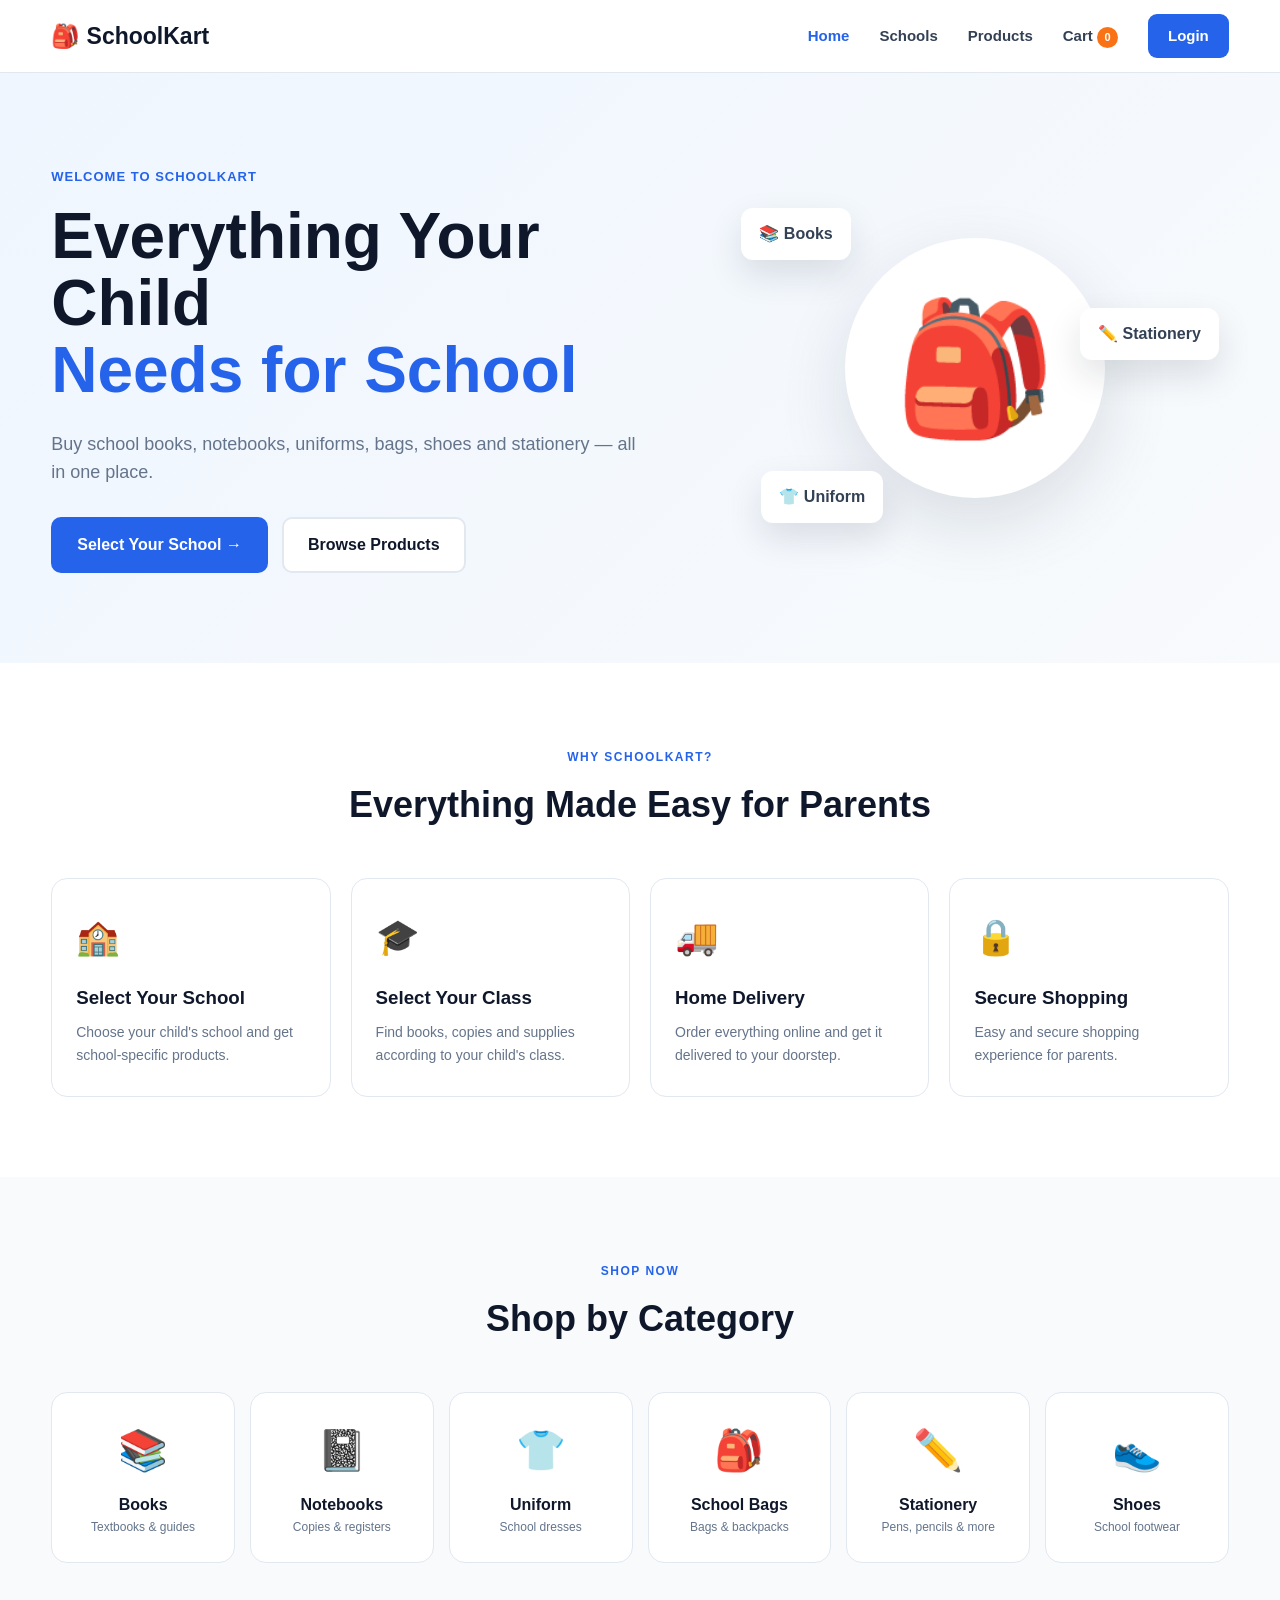
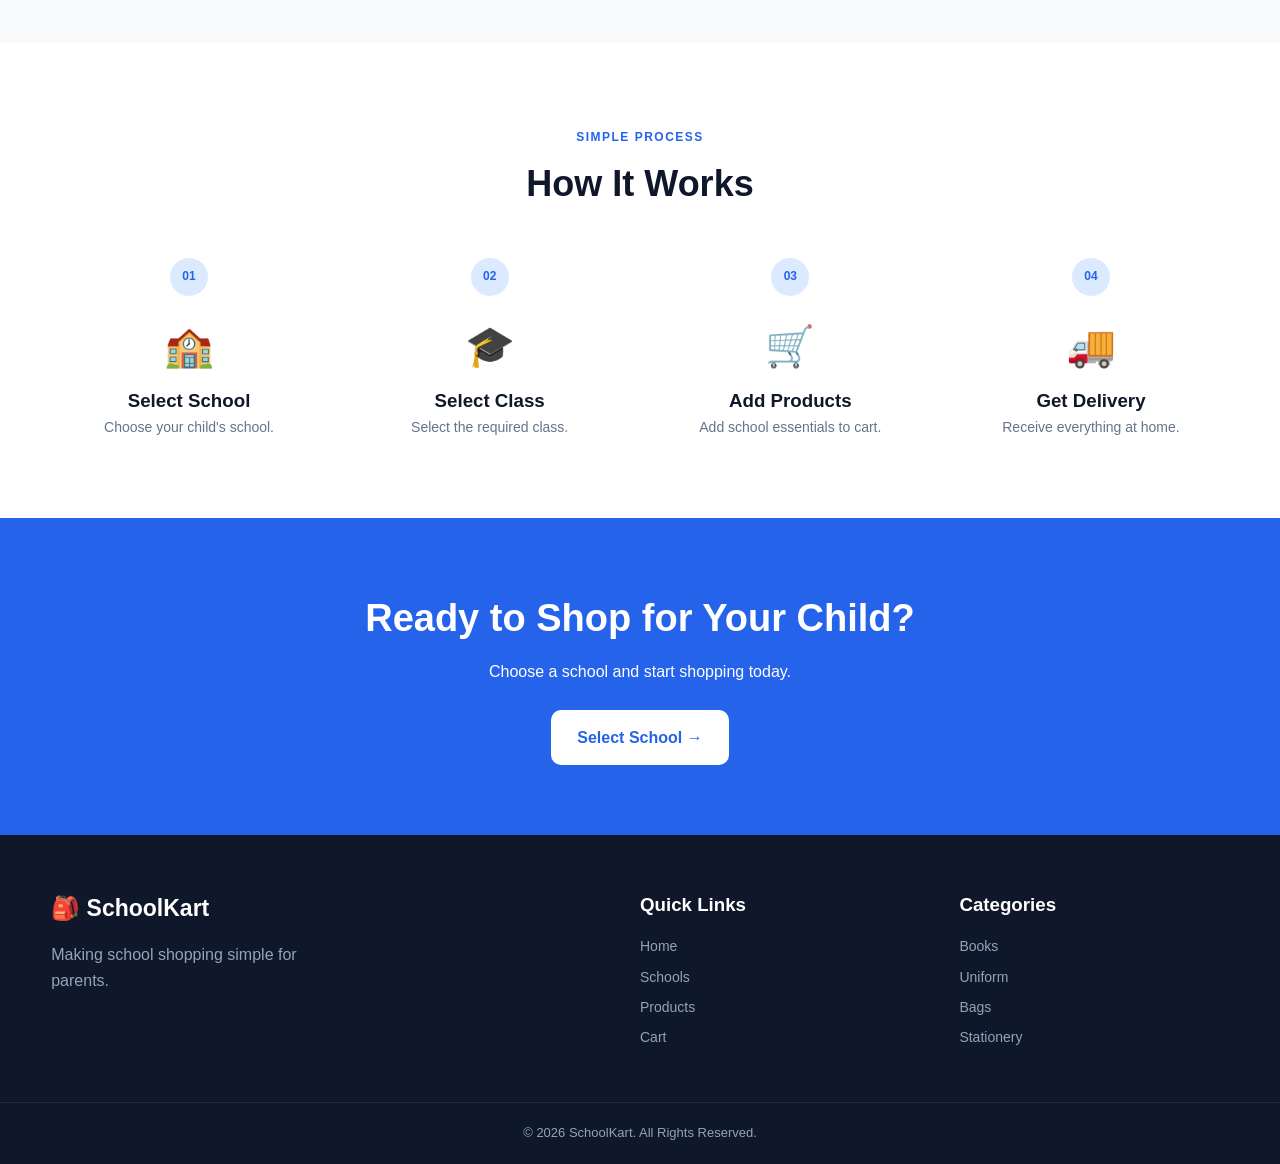
<file: index.html>
<!DOCTYPE html>
<html lang="en">
<head>
<meta charset="UTF-8">
<meta name="viewport" content="width=device-width, initial-scale=1.0">
<title>SchoolKart - School Essentials</title>
<link rel="stylesheet" href="style.css">
</head>
<body>
<header class="header">
  <div class="container nav">
    <a href="index.html" class="logo">🎒 SchoolKart</a>
    <button class="menu-btn" onclick="toggleMenu()">☰</button>
    <nav id="mainNav">
      <a href="index.html" class="active">Home</a>
      <a href="schools.html">Schools</a>
      <a href="products.html">Products</a>
      <a href="cart.html">Cart <span class="cart-count">0</span></a>
      <a href="login.html" class="login-link">Login</a>
    </nav>
  </div>
</header>

<main>
<section class="hero">
  <div class="container hero-content">
    <div class="hero-text">
      <span class="welcome">WELCOME TO SCHOOLKART</span>
      <h1>Everything Your Child <span>Needs for School</span></h1>
      <p>Buy school books, notebooks, uniforms, bags, shoes and stationery — all in one place.</p>
      <div class="hero-buttons">
        <a href="schools.html" class="btn primary-btn">Select Your School →</a>
        <a href="products.html" class="btn secondary-btn">Browse Products</a>
      </div>
    </div>
    <div class="hero-image">
      <div class="school-bag">🎒</div>
      <div class="floating-card card-one">📚 Books</div>
      <div class="floating-card card-two">✏️ Stationery</div>
      <div class="floating-card card-three">👕 Uniform</div>
    </div>
  </div>
</section>

<section class="features section">
  <div class="container">
    <div class="section-title">
      <span>WHY SCHOOLKART?</span>
      <h2>Everything Made Easy for Parents</h2>
    </div>
    <div class="feature-grid">
      <div class="feature-card"><div class="feature-icon">🏫</div><h3>Select Your School</h3><p>Choose your child's school and get school-specific products.</p></div>
      <div class="feature-card"><div class="feature-icon">🎓</div><h3>Select Your Class</h3><p>Find books, copies and supplies according to your child's class.</p></div>
      <div class="feature-card"><div class="feature-icon">🚚</div><h3>Home Delivery</h3><p>Order everything online and get it delivered to your doorstep.</p></div>
      <div class="feature-card"><div class="feature-icon">🔒</div><h3>Secure Shopping</h3><p>Easy and secure shopping experience for parents.</p></div>
    </div>
  </div>
</section>

<section class="categories section">
  <div class="container">
    <div class="section-title"><span>SHOP NOW</span><h2>Shop by Category</h2></div>
    <div class="category-grid">
      <a href="products.html?category=Books" class="category-card"><div>📚</div><h3>Books</h3><p>Textbooks & guides</p></a>
      <a href="products.html?category=Notebooks" class="category-card"><div>📓</div><h3>Notebooks</h3><p>Copies & registers</p></a>
      <a href="products.html?category=Uniform" class="category-card"><div>👕</div><h3>Uniform</h3><p>School dresses</p></a>
      <a href="products.html?category=Bags" class="category-card"><div>🎒</div><h3>School Bags</h3><p>Bags & backpacks</p></a>
      <a href="products.html?category=Stationery" class="category-card"><div>✏️</div><h3>Stationery</h3><p>Pens, pencils & more</p></a>
      <a href="products.html?category=Shoes" class="category-card"><div>👟</div><h3>Shoes</h3><p>School footwear</p></a>
    </div>
  </div>
</section>

<section class="how section">
  <div class="container">
    <div class="section-title"><span>SIMPLE PROCESS</span><h2>How It Works</h2></div>
    <div class="steps">
      <div class="step"><span>01</span><div>🏫</div><h3>Select School</h3><p>Choose your child's school.</p></div>
      <div class="step"><span>02</span><div>🎓</div><h3>Select Class</h3><p>Select the required class.</p></div>
      <div class="step"><span>03</span><div>🛒</div><h3>Add Products</h3><p>Add school essentials to cart.</p></div>
      <div class="step"><span>04</span><div>🚚</div><h3>Get Delivery</h3><p>Receive everything at home.</p></div>
    </div>
  </div>
</section>

<section class="cta">
  <div class="container"><h2>Ready to Shop for Your Child?</h2><p>Choose a school and start shopping today.</p><a href="schools.html" class="btn white-btn">Select School →</a></div>
</section>
</main>

<footer class="footer">
  <div class="container footer-content">
    <div><a href="index.html" class="logo">🎒 SchoolKart</a><p>Making school shopping simple for parents.</p></div>
    <div><h3>Quick Links</h3><a href="index.html">Home</a><a href="schools.html">Schools</a><a href="products.html">Products</a><a href="cart.html">Cart</a></div>
    <div><h3>Categories</h3><a href="products.html?category=Books">Books</a><a href="products.html?category=Uniform">Uniform</a><a href="products.html?category=Bags">Bags</a><a href="products.html?category=Stationery">Stationery</a></div>
  </div>
  <div class="copyright">© 2026 SchoolKart. All Rights Reserved.</div>
</footer>
<script src="app.js"></script>
</body>
</html>
</file>
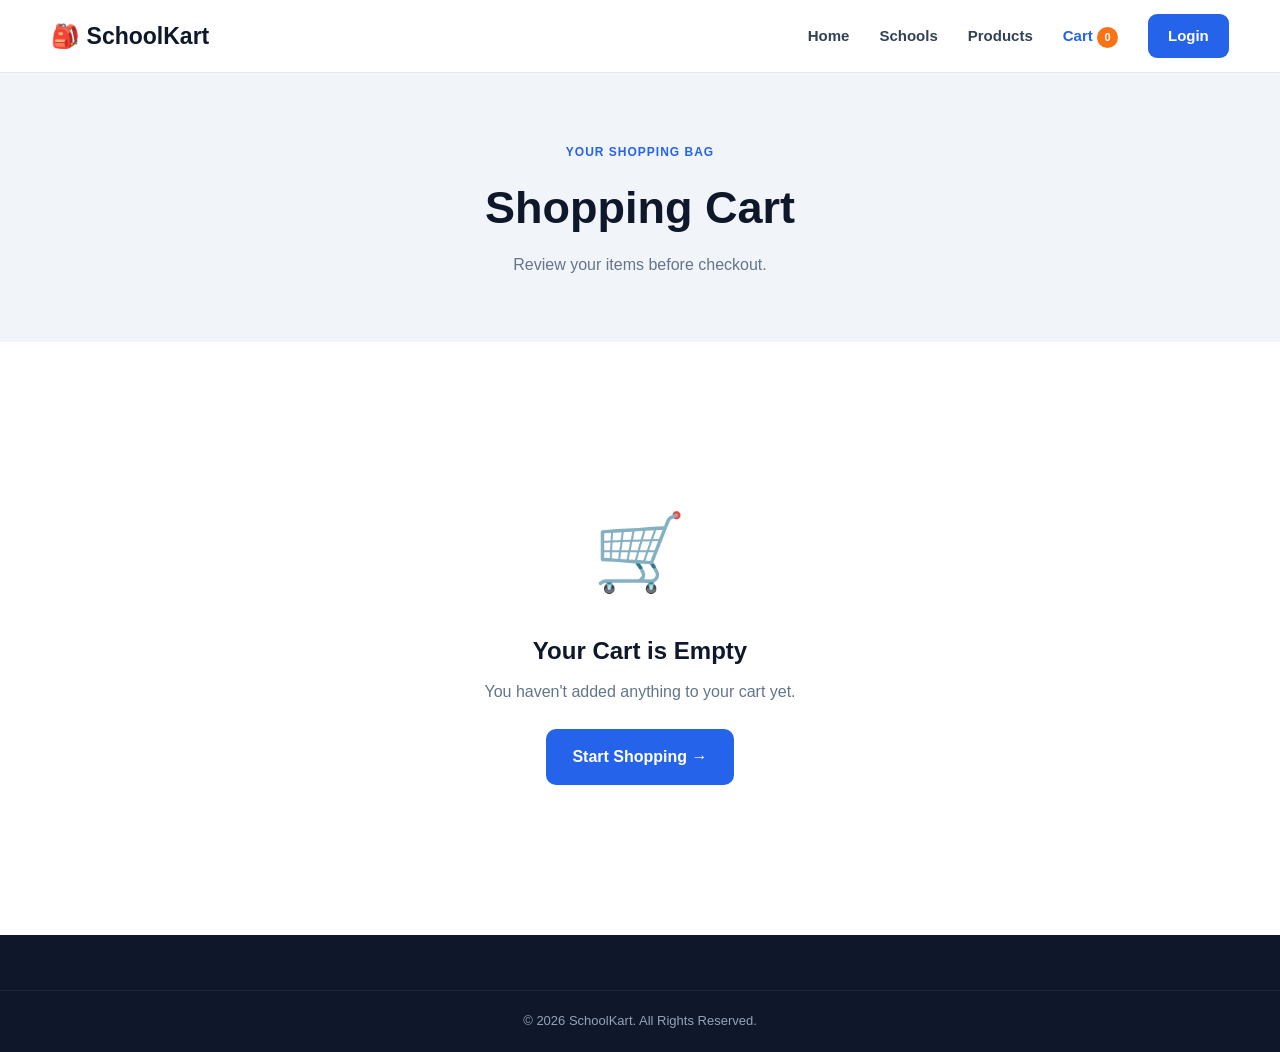
<file: cart.html>
<!DOCTYPE html>
<html lang="en">
<head><meta charset="UTF-8"><meta name="viewport" content="width=device-width, initial-scale=1.0"><title>Your Cart - SchoolKart</title><link rel="stylesheet" href="style.css"></head>
<body>
<header class="header"><div class="container nav"><a href="index.html" class="logo">🎒 SchoolKart</a><button class="menu-btn" onclick="toggleMenu()">☰</button><nav id="mainNav"><a href="index.html">Home</a><a href="schools.html">Schools</a><a href="products.html">Products</a><a href="cart.html" class="active">Cart <span class="cart-count">0</span></a><a href="login.html" class="login-link">Login</a></nav></div></header>
<main>
<section class="page-header"><div class="container"><span>YOUR SHOPPING BAG</span><h1>Shopping Cart</h1><p>Review your items before checkout.</p></div></section>
<section class="cart-section section"><div class="container">
<div id="cartContent"><div class="cart-layout"><div class="cart-items"><div class="cart-heading"><h2>Your Items</h2><span id="cartItemCount">0 items</span></div><div id="cartItems"></div></div>
<div class="cart-summary"><h2>Order Summary</h2><div class="summary-row"><span>Subtotal</span><strong id="subtotal">₹0</strong></div><div class="summary-row"><span>Delivery</span><strong id="delivery">₹0</strong></div><div class="summary-row"><span>Discount</span><strong id="discount">₹0</strong></div><hr><div class="summary-total"><span>Total</span><strong id="total">₹0</strong></div><button class="checkout-btn" onclick="checkout()">Proceed to Checkout →</button><a href="products.html" class="continue-shopping">← Continue Shopping</a></div>
</div></div>
<div id="emptyCart" class="empty-cart hidden"><div class="empty-cart-icon">🛒</div><h2>Your Cart is Empty</h2><p>You haven't added anything to your cart yet.</p><a href="schools.html" class="btn primary-btn">Start Shopping →</a></div>
</div></section>
</main>
<footer class="footer"><div class="copyright">© 2026 SchoolKart. All Rights Reserved.</div></footer>
<script src="app.js"></script><script>document.addEventListener("DOMContentLoaded",renderCart);</script>
</body>
</html>
</file>
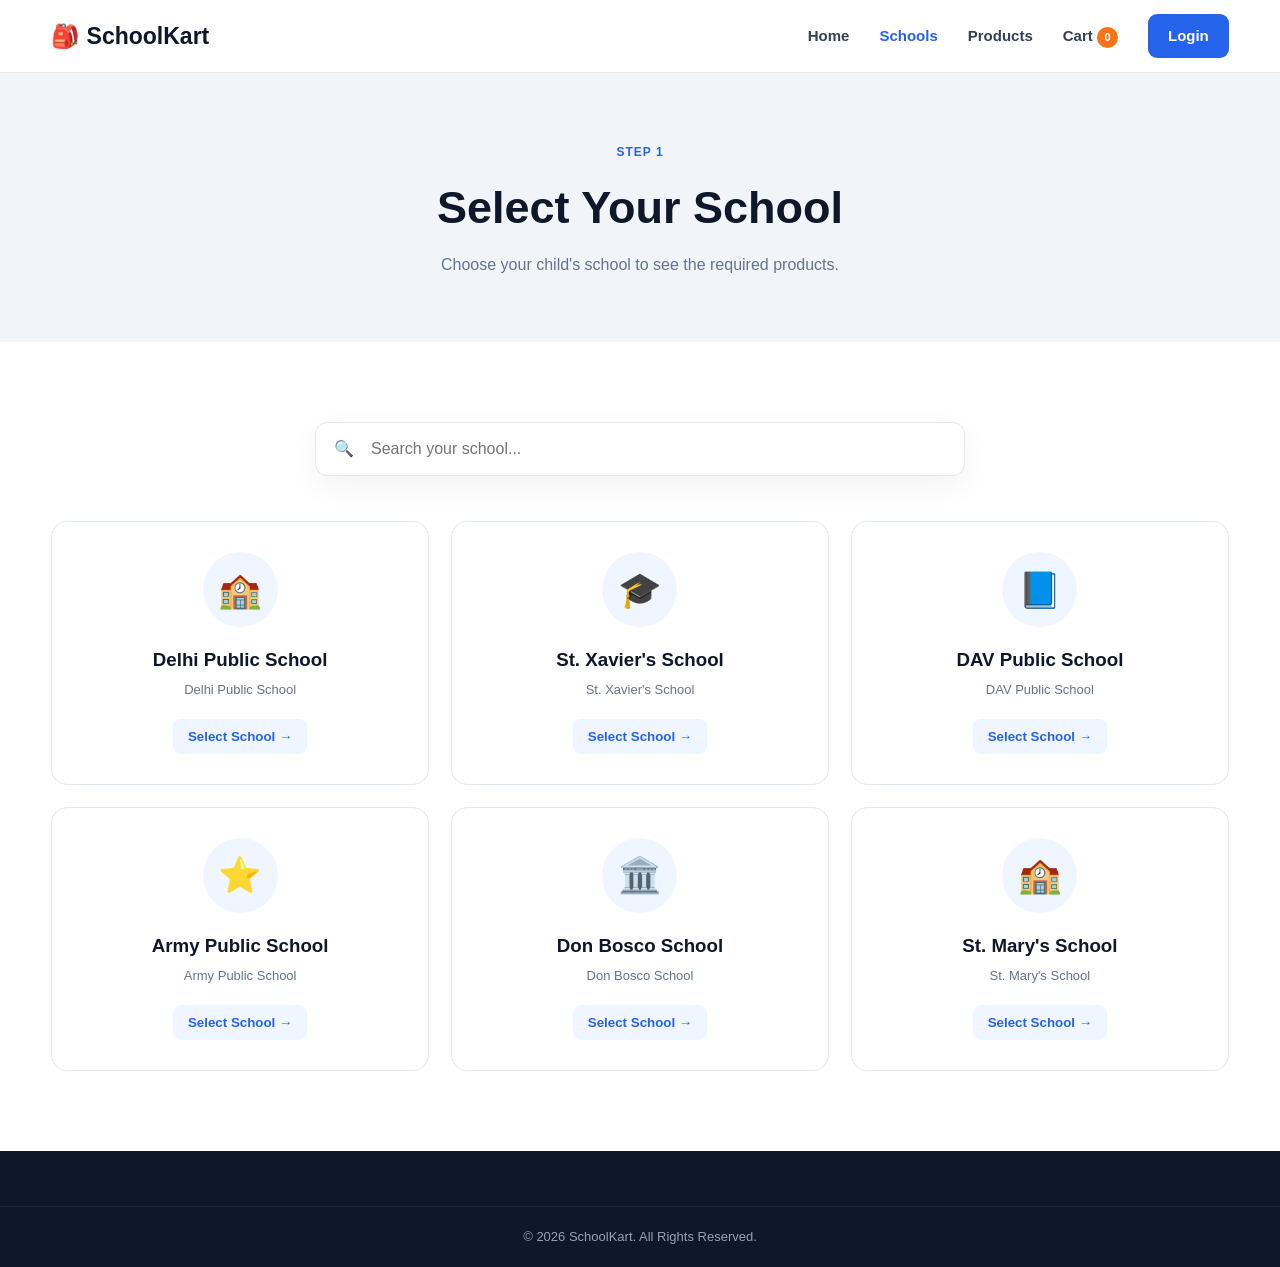
<file: classes.html>
<!DOCTYPE html>
<html lang="en">
<head><meta charset="UTF-8"><meta name="viewport" content="width=device-width, initial-scale=1.0"><title>Select Class - SchoolKart</title><link rel="stylesheet" href="style.css"></head>
<body>
<header class="header"><div class="container nav"><a href="index.html" class="logo">🎒 SchoolKart</a><button class="menu-btn" onclick="toggleMenu()">☰</button><nav id="mainNav"><a href="index.html">Home</a><a href="schools.html">Schools</a><a href="products.html">Products</a><a href="cart.html">Cart <span class="cart-count">0</span></a><a href="login.html" class="login-link">Login</a></nav></div></header>
<main>
<section class="page-header"><div class="container"><span>STEP 2</span><h1>Select Your Class</h1><p id="selectedSchoolText">Choose the class for your child.</p></div></section>
<section class="class-section section"><div class="container">
<div class="selected-school"><div class="school-logo">🏫</div><div><small>Selected School</small><h3 id="schoolName">School</h3></div><a href="schools.html" class="change-link">Change</a></div>
<div class="section-title left-title"><span>CHOOSE CLASS</span><h2>Select your child's class</h2></div>
<div class="class-grid">
<button onclick="selectClass('Nursery')"><span>🧸</span>Nursery</button><button onclick="selectClass('LKG')"><span>🎨</span>LKG</button><button onclick="selectClass('UKG')"><span>✏️</span>UKG</button>
<button onclick="selectClass('Class 1')"><span>1️⃣</span>Class 1</button><button onclick="selectClass('Class 2')"><span>2️⃣</span>Class 2</button><button onclick="selectClass('Class 3')"><span>3️⃣</span>Class 3</button>
<button onclick="selectClass('Class 4')"><span>4️⃣</span>Class 4</button><button onclick="selectClass('Class 5')"><span>5️⃣</span>Class 5</button><button onclick="selectClass('Class 6')"><span>6️⃣</span>Class 6</button>
<button onclick="selectClass('Class 7')"><span>7️⃣</span>Class 7</button><button onclick="selectClass('Class 8')"><span>8️⃣</span>Class 8</button><button onclick="selectClass('Class 9')"><span>9️⃣</span>Class 9</button>
<button onclick="selectClass('Class 10')"><span>🔟</span>Class 10</button><button onclick="selectClass('Class 11')"><span>📖</span>Class 11</button><button onclick="selectClass('Class 12')"><span>🎓</span>Class 12</button>
</div></div></section>
</main>
<footer class="footer"><div class="copyright">© 2026 SchoolKart. All Rights Reserved.</div></footer>
<script src="app.js"></script>
<script>
document.addEventListener("DOMContentLoaded", function(){
  const school=localStorage.getItem("selectedSchool");
  if(!school){location.href="schools.html";return;}
  document.getElementById("schoolName").textContent=school;
  document.getElementById("selectedSchoolText").textContent="Shopping for "+school+". Select your child's class.";
});
</script>
</body>
</html>
</file>
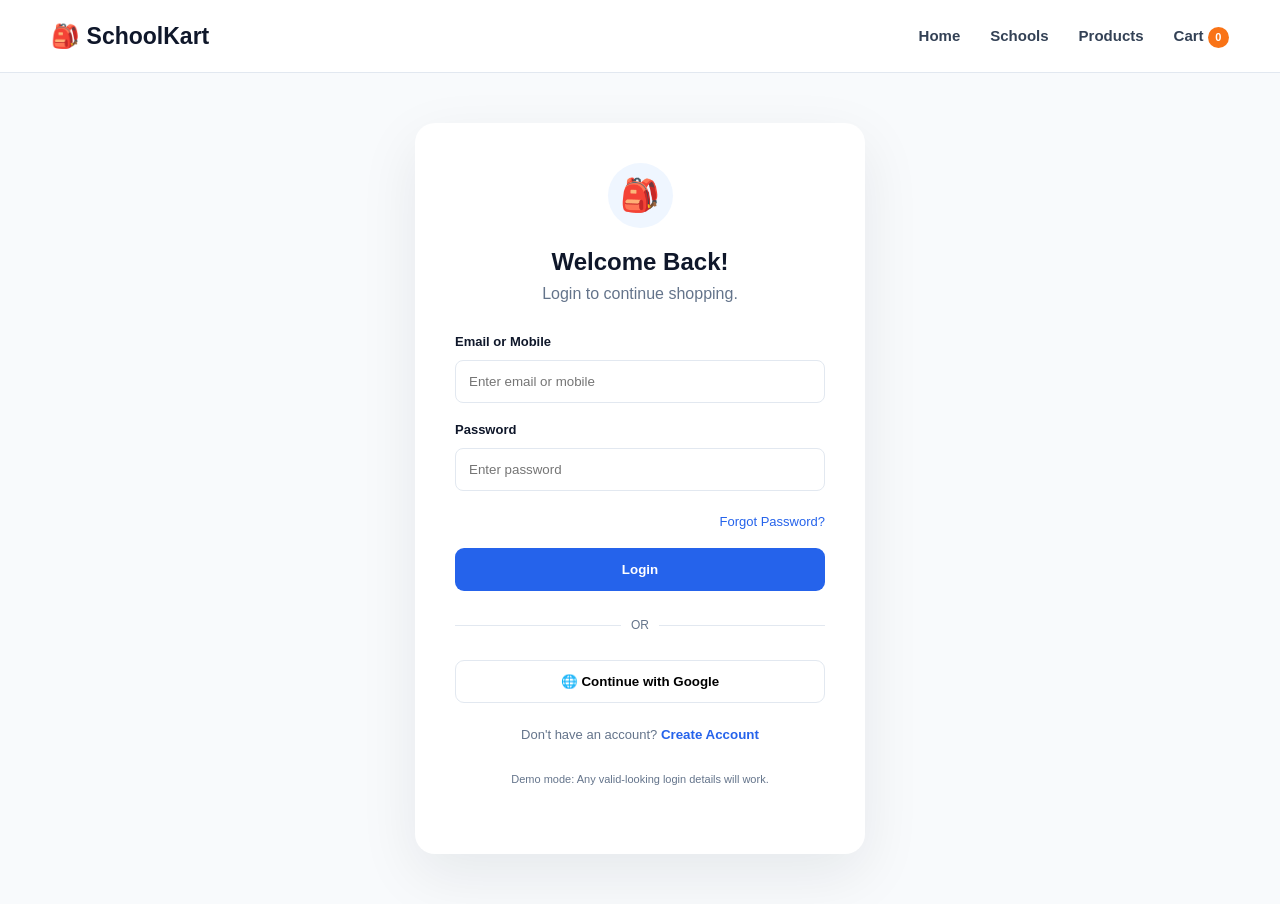
<file: login.html>
<!DOCTYPE html>
<html lang="en">
<head><meta charset="UTF-8"><meta name="viewport" content="width=device-width, initial-scale=1.0"><title>Login - SchoolKart</title><link rel="stylesheet" href="style.css"></head>
<body class="auth-page">
<header class="header"><div class="container nav"><a href="index.html" class="logo">🎒 SchoolKart</a><button class="menu-btn" onclick="toggleMenu()">☰</button><nav id="mainNav"><a href="index.html">Home</a><a href="schools.html">Schools</a><a href="products.html">Products</a><a href="cart.html">Cart <span class="cart-count">0</span></a></nav></div></header>
<main><section class="auth-section"><div class="auth-container">
<div class="auth-logo">🎒</div><h1 id="authTitle">Welcome Back!</h1><p id="authSubtitle">Login to continue shopping.</p>
<form id="loginForm" onsubmit="loginUser(event)">
<div class="form-group"><label>Email or Mobile</label><input type="text" id="loginEmail" placeholder="Enter email or mobile" required></div>
<div class="form-group"><label>Password</label><input type="password" id="loginPassword" placeholder="Enter password" required></div>
<div class="forgot"><a href="#" onclick="forgotPassword(event)">Forgot Password?</a></div>
<button type="submit" class="auth-btn">Login</button></form>
<div class="divider"><span>OR</span></div><button class="google-btn" onclick="demoLogin()">🌐 Continue with Google</button>
<p class="auth-switch">Don't have an account? <button onclick="showSignup()">Create Account</button></p>
<form id="signupForm" class="hidden" onsubmit="signupUser(event)">
<div class="form-group"><label>Full Name</label><input type="text" id="signupName" placeholder="Enter your name" required></div>
<div class="form-group"><label>Mobile Number</label><input type="tel" id="signupMobile" placeholder="Enter mobile number" required></div>
<div class="form-group"><label>Email</label><input type="email" id="signupEmail" placeholder="Enter email" required></div>
<div class="form-group"><label>Password</label><input type="password" id="signupPassword" placeholder="Create password" required></div>
<button type="submit" class="auth-btn">Create Account</button>
<p class="auth-switch">Already have an account? <button type="button" onclick="showLogin()">Login</button></p>
</form>
<p class="demo-note">Demo mode: Any valid-looking login details will work.</p>
</div></section></main>
<script src="app.js"></script>
</body>
</html>
</file>
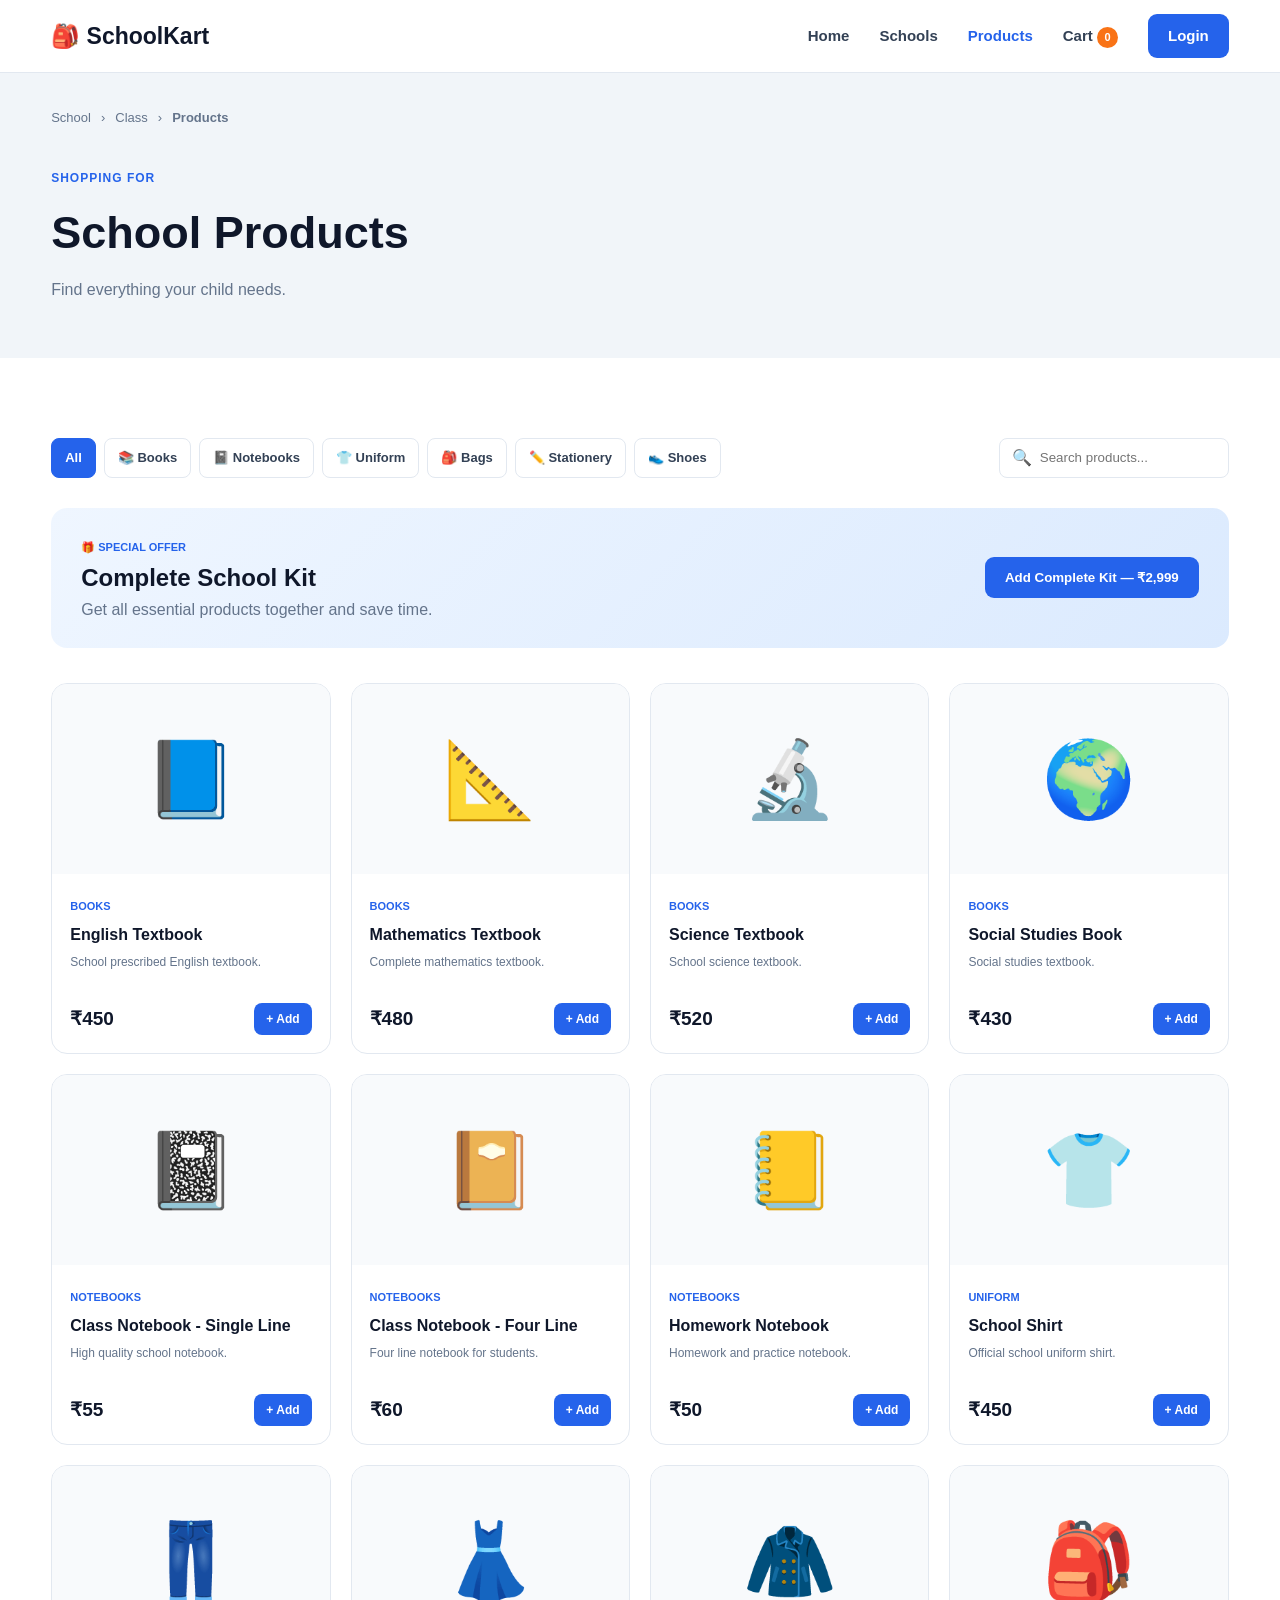
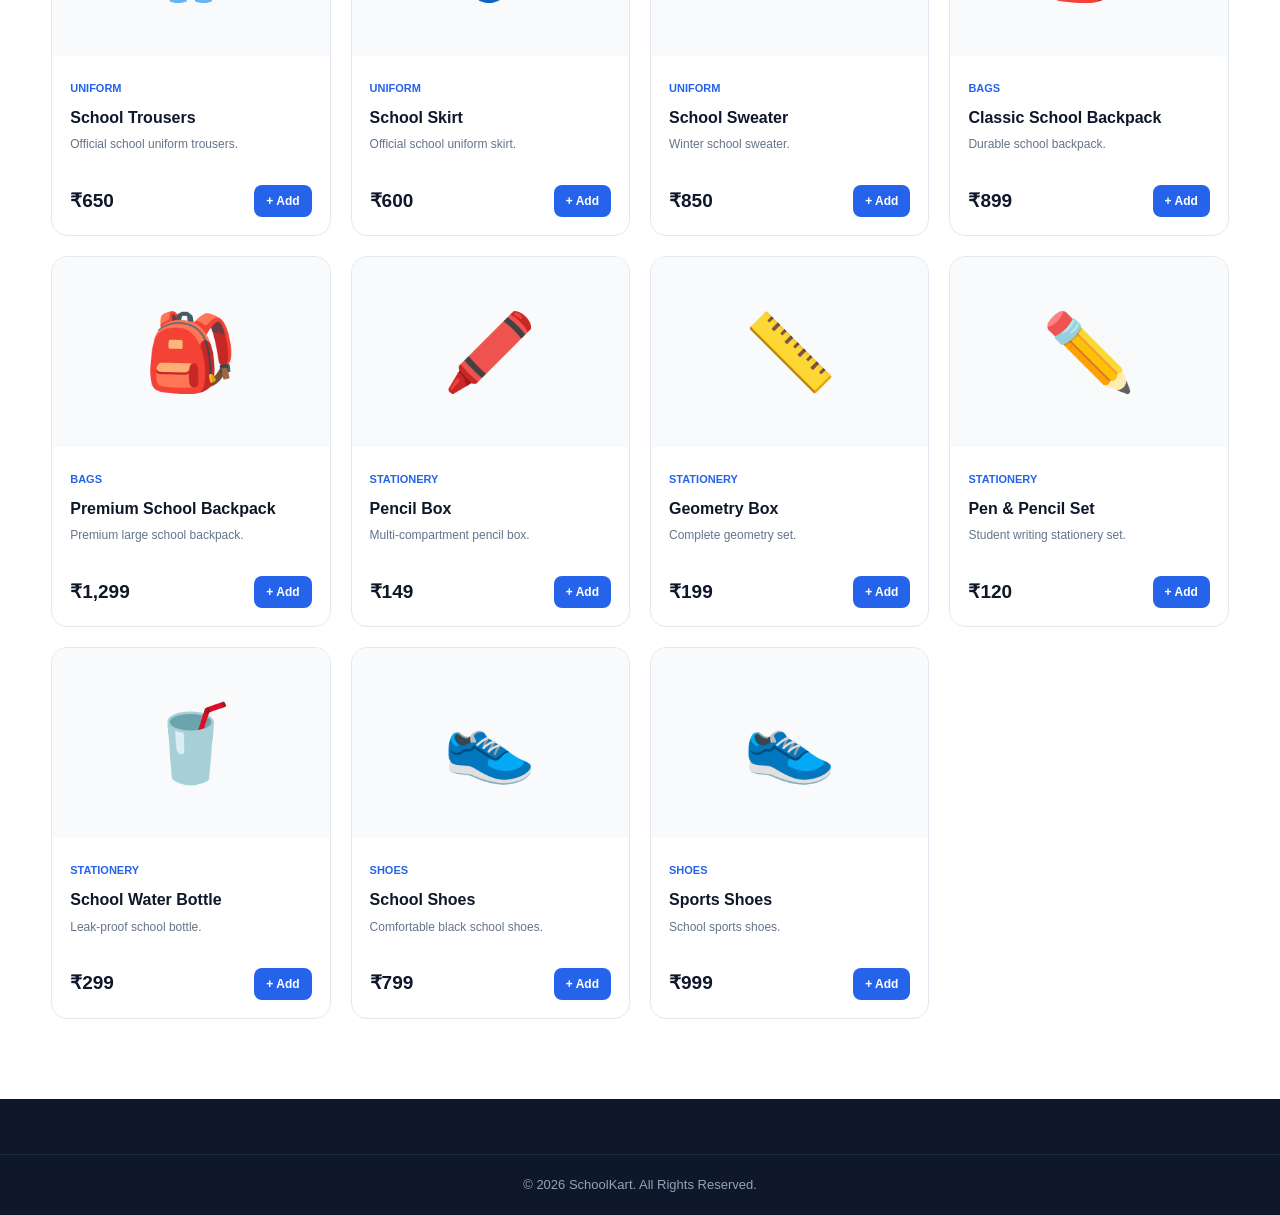
<file: products.html>
<!DOCTYPE html>
<html lang="en">
<head><meta charset="UTF-8"><meta name="viewport" content="width=device-width, initial-scale=1.0"><title>Products - SchoolKart</title><link rel="stylesheet" href="style.css"></head>
<body>
<header class="header"><div class="container nav"><a href="index.html" class="logo">🎒 SchoolKart</a><button class="menu-btn" onclick="toggleMenu()">☰</button><nav id="mainNav"><a href="index.html">Home</a><a href="schools.html">Schools</a><a href="products.html" class="active">Products</a><a href="cart.html">Cart <span class="cart-count">0</span></a><a href="login.html" class="login-link">Login</a></nav></div></header>
<main>
<section class="products-header"><div class="container">
<div class="breadcrumb"><a href="schools.html">School</a><span>›</span><a href="classes.html">Class</a><span>›</span><strong>Products</strong></div>
<span>SHOPPING FOR</span><h1 id="productHeading">School Products</h1><p id="productSubheading">Find everything your child needs.</p>
</div></section>
<section class="products-section section"><div class="container">
<div class="product-top">
<div class="category-tabs">
<button class="category-btn active" onclick="filterProducts('All',this)">All</button><button class="category-btn" onclick="filterProducts('Books',this)">📚 Books</button><button class="category-btn" onclick="filterProducts('Notebooks',this)">📓 Notebooks</button><button class="category-btn" onclick="filterProducts('Uniform',this)">👕 Uniform</button><button class="category-btn" onclick="filterProducts('Bags',this)">🎒 Bags</button><button class="category-btn" onclick="filterProducts('Stationery',this)">✏️ Stationery</button><button class="category-btn" onclick="filterProducts('Shoes',this)">👟 Shoes</button>
</div>
<div class="product-search">🔍<input type="text" id="productSearch" placeholder="Search products..." onkeyup="searchProducts()"></div>
</div>
<div class="kit-banner"><div><span>🎁 SPECIAL OFFER</span><h2>Complete School Kit</h2><p>Get all essential products together and save time.</p></div><button onclick="addCompleteKit()">Add Complete Kit — ₹2,999</button></div>
<div class="product-grid" id="productGrid"></div>
<div id="noProducts" class="empty-state hidden"><div>🔎</div><h3>No products found</h3><p>Try another search or category.</p></div>
</div></section>
</main>
<footer class="footer"><div class="copyright">© 2026 SchoolKart. All Rights Reserved.</div></footer>
<script src="app.js"></script>
</body>
</html>
</file>
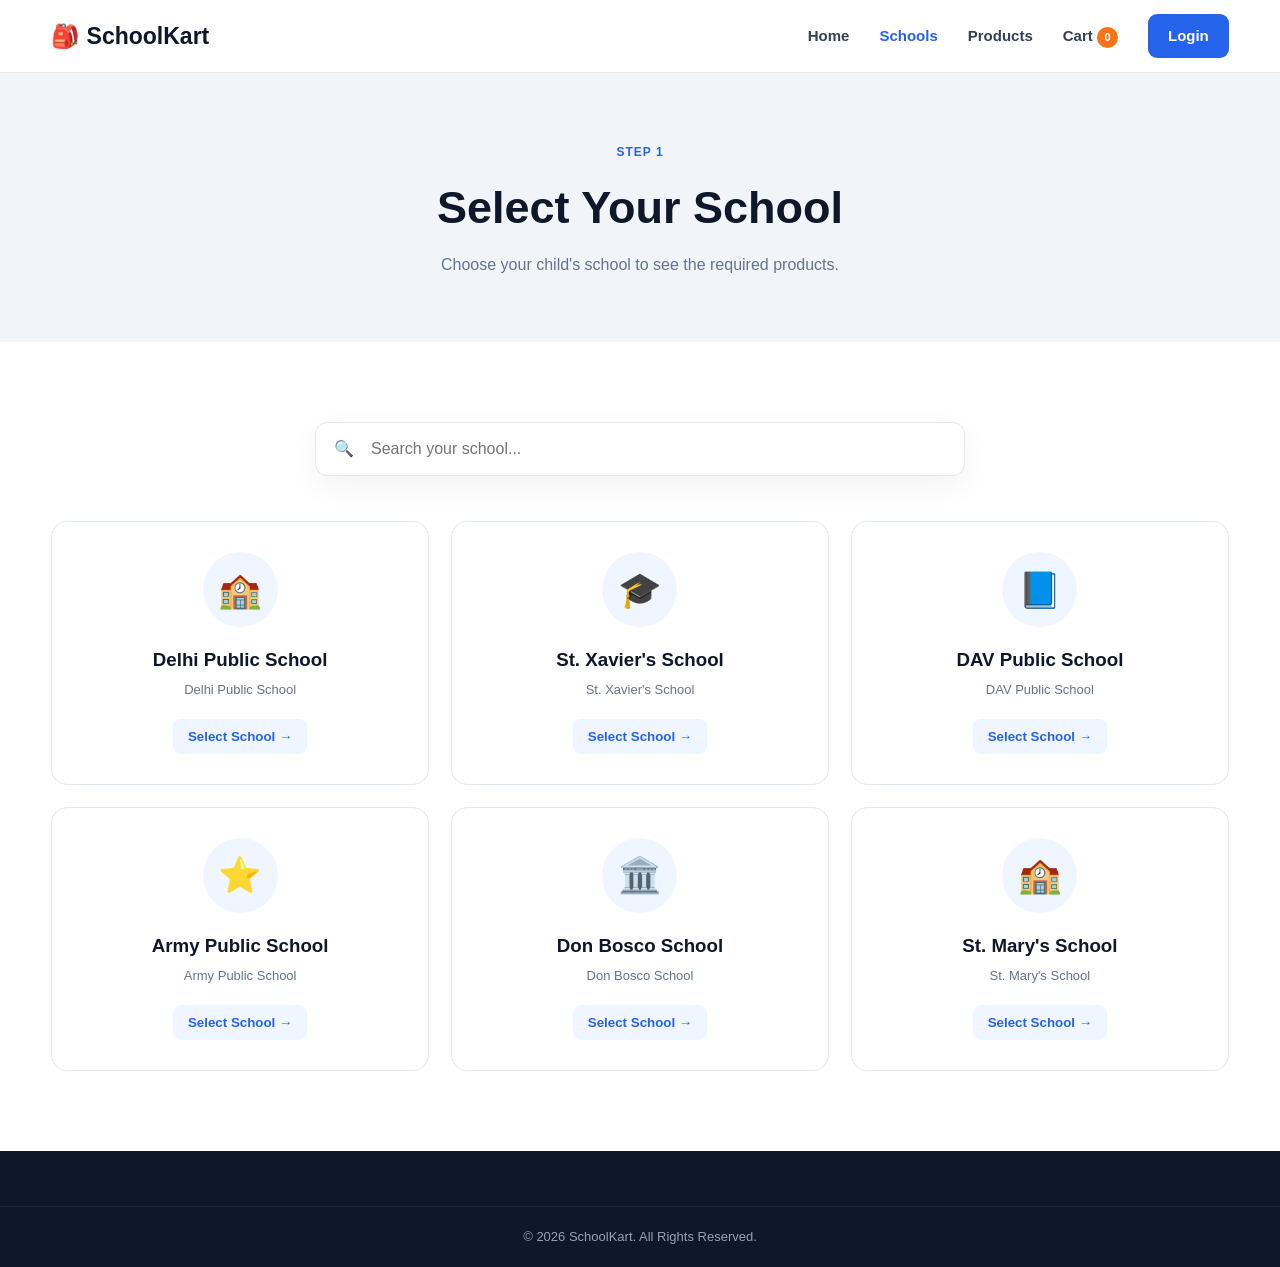
<file: schools.html>
<!DOCTYPE html>
<html lang="en">
<head><meta charset="UTF-8"><meta name="viewport" content="width=device-width, initial-scale=1.0"><title>Select School - SchoolKart</title><link rel="stylesheet" href="style.css"></head>
<body>
<header class="header"><div class="container nav"><a href="index.html" class="logo">🎒 SchoolKart</a><button class="menu-btn" onclick="toggleMenu()">☰</button><nav id="mainNav"><a href="index.html">Home</a><a href="schools.html" class="active">Schools</a><a href="products.html">Products</a><a href="cart.html">Cart <span class="cart-count">0</span></a><a href="login.html" class="login-link">Login</a></nav></div></header>
<main>
<section class="page-header"><div class="container"><span>STEP 1</span><h1>Select Your School</h1><p>Choose your child's school to see the required products.</p></div></section>
<section class="school-section section"><div class="container">
<div class="search-box"><span>🔍</span><input type="text" id="schoolSearch" placeholder="Search your school..." onkeyup="searchSchools()"></div>
<div class="school-grid" id="schoolGrid">
<div class="school-card" data-school="Delhi Public School" onclick="selectSchool('Delhi Public School')"><div class="school-logo">🏫</div><h3>Delhi Public School</h3><p>Delhi Public School</p><button class="small-btn">Select School →</button></div>
<div class="school-card" data-school="St. Xavier's School" onclick="selectSchool('St. Xavier’s School')"><div class="school-logo">🎓</div><h3>St. Xavier's School</h3><p>St. Xavier's School</p><button class="small-btn">Select School →</button></div>
<div class="school-card" data-school="DAV Public School" onclick="selectSchool('DAV Public School')"><div class="school-logo">📘</div><h3>DAV Public School</h3><p>DAV Public School</p><button class="small-btn">Select School →</button></div>
<div class="school-card" data-school="Army Public School" onclick="selectSchool('Army Public School')"><div class="school-logo">⭐</div><h3>Army Public School</h3><p>Army Public School</p><button class="small-btn">Select School →</button></div>
<div class="school-card" data-school="Don Bosco School" onclick="selectSchool('Don Bosco School')"><div class="school-logo">🏛️</div><h3>Don Bosco School</h3><p>Don Bosco School</p><button class="small-btn">Select School →</button></div>
<div class="school-card" data-school="St. Mary's School" onclick="selectSchool('St. Mary’s School')"><div class="school-logo">🏫</div><h3>St. Mary's School</h3><p>St. Mary's School</p><button class="small-btn">Select School →</button></div>
</div>
<div id="noSchools" class="empty-state hidden"><div>🔎</div><h3>No school found</h3><p>Try searching with another school name.</p></div>
</div></section>
</main>
<footer class="footer"><div class="copyright">© 2026 SchoolKart. All Rights Reserved.</div></footer>
<script src="app.js"></script>
</body>
</html>
</file>
<file: style.css>
*{margin:0;padding:0;box-sizing:border-box}
:root{--primary:#2563eb;--primary-dark:#1d4ed8;--secondary:#0f172a;--text:#334155;--muted:#64748b;--light:#f8fafc;--white:#fff;--border:#e2e8f0;--danger:#dc2626;--orange:#f97316;--radius:16px}
html{scroll-behavior:smooth}body{font-family:Arial,Helvetica,sans-serif;color:var(--text);background:#fff;line-height:1.6}a{text-decoration:none;color:inherit}button,input{font-family:inherit}button{cursor:pointer}.container{width:min(1180px,92%);margin:auto}
.header{background:#fff;border-bottom:1px solid var(--border);position:sticky;top:0;z-index:1000}.nav{min-height:72px;display:flex;align-items:center;justify-content:space-between}.logo{display:flex;align-items:center;gap:8px;font-size:23px;font-weight:800;color:var(--secondary)}.nav nav{display:flex;align-items:center;gap:30px}.nav nav a{font-size:15px;font-weight:600;color:var(--text);transition:.2s}.nav nav a:hover,.nav nav a.active{color:var(--primary)}.login-link{background:var(--primary);color:#fff!important;padding:10px 20px;border-radius:9px}.cart-count{display:inline-flex;align-items:center;justify-content:center;min-width:21px;height:21px;padding:0 5px;background:var(--orange);color:#fff;font-size:11px;border-radius:50px}.menu-btn{display:none;background:none;border:0;font-size:28px}
.btn{display:inline-flex;align-items:center;justify-content:center;padding:13px 24px;border-radius:10px;font-weight:700;border:2px solid transparent;transition:.2s}.primary-btn{background:var(--primary);color:#fff}.primary-btn:hover{background:var(--primary-dark);transform:translateY(-2px)}.secondary-btn{border-color:var(--border);color:var(--secondary);background:#fff}.secondary-btn:hover{border-color:var(--primary);color:var(--primary)}.white-btn{background:#fff;color:var(--primary)}
.hero{background:linear-gradient(135deg,#eff6ff,#f8fafc);padding:85px 0;overflow:hidden}.hero-content{display:grid;grid-template-columns:1.1fr .9fr;align-items:center;gap:50px}.welcome{display:inline-block;color:var(--primary);font-size:13px;font-weight:800;letter-spacing:1px;margin-bottom:15px}.hero h1{font-size:clamp(42px,5vw,70px);line-height:1.05;color:var(--secondary);margin-bottom:25px}.hero h1 span{color:var(--primary);display:block}.hero p{max-width:590px;font-size:18px;color:var(--muted);margin-bottom:30px}.hero-buttons{display:flex;gap:14px;flex-wrap:wrap}.hero-image{min-height:420px;position:relative;display:flex;align-items:center;justify-content:center}.school-bag{width:260px;height:260px;border-radius:50%;background:#fff;box-shadow:0 25px 70px rgba(15,23,42,.12);display:flex;align-items:center;justify-content:center;font-size:130px}.floating-card{position:absolute;background:#fff;padding:13px 18px;border-radius:12px;box-shadow:0 15px 35px rgba(15,23,42,.12);font-weight:700}.card-one{top:50px;left:20px}.card-two{right:10px;top:150px}.card-three{bottom:55px;left:40px}
.section{padding:80px 0}.section-title{text-align:center;margin-bottom:45px}.section-title span,.left-title span{color:var(--primary);font-size:12px;font-weight:800;letter-spacing:1.5px}.section-title h2,.left-title h2{color:var(--secondary);font-size:36px;margin-top:7px}.left-title{text-align:left}
.feature-grid{display:grid;grid-template-columns:repeat(4,1fr);gap:20px}.feature-card{padding:30px 24px;border:1px solid var(--border);border-radius:var(--radius);background:#fff}.feature-icon{font-size:35px;margin-bottom:18px}.feature-card h3{color:var(--secondary);margin-bottom:8px}.feature-card p{color:var(--muted);font-size:14px}
.categories{background:var(--light)}.category-grid{display:grid;grid-template-columns:repeat(6,1fr);gap:15px}.category-card{background:#fff;border:1px solid var(--border);padding:25px 12px;text-align:center;border-radius:var(--radius);transition:.25s}.category-card:hover{transform:translateY(-5px);border-color:var(--primary);box-shadow:0 15px 35px rgba(15,23,42,.08)}.category-card>div{font-size:40px;margin-bottom:10px}.category-card h3{font-size:16px;color:var(--secondary)}.category-card p{font-size:12px;color:var(--muted)}
.steps{display:grid;grid-template-columns:repeat(4,1fr);gap:25px}.step{text-align:center}.step>span{display:inline-flex;width:38px;height:38px;border-radius:50%;align-items:center;justify-content:center;background:#dbeafe;color:var(--primary);font-size:12px;font-weight:800}.step>div{font-size:40px;margin:18px 0 8px}.step h3{color:var(--secondary)}.step p{font-size:14px;color:var(--muted)}
.cta{background:var(--primary);color:#fff;text-align:center;padding:70px 20px}.cta h2{font-size:38px;margin-bottom:10px}.cta p{margin-bottom:25px}
.footer{background:var(--secondary);color:#fff;padding-top:55px}.footer-content{display:grid;grid-template-columns:2fr 1fr 1fr;gap:50px;padding-bottom:45px}.footer .logo{color:#fff;margin-bottom:15px}.footer p{color:#94a3b8;max-width:300px}.footer h3{margin-bottom:15px}.footer-content>div:not(:first-child) a{display:block;color:#94a3b8;margin:8px 0;font-size:14px}.copyright{border-top:1px solid #1e293b;padding:20px;text-align:center;color:#94a3b8;font-size:13px}
.page-header{background:#f1f5f9;padding:65px 0;text-align:center}.page-header span,.products-header>.container>span{color:var(--primary);font-size:12px;font-weight:800;letter-spacing:1px}.page-header h1,.products-header h1{color:var(--secondary);font-size:45px;margin:8px 0}.page-header p,.products-header p{color:var(--muted)}
.search-box{max-width:650px;margin:0 auto 45px;border:1px solid var(--border);background:#fff;border-radius:12px;display:flex;align-items:center;padding:0 18px;box-shadow:0 10px 30px rgba(15,23,42,.05)}.search-box input{border:0;outline:0;width:100%;padding:17px;font-size:16px}
.school-grid{display:grid;grid-template-columns:repeat(3,1fr);gap:22px}.school-card{border:1px solid var(--border);border-radius:var(--radius);padding:30px;text-align:center;transition:.25s;cursor:pointer}.school-card:hover{border-color:var(--primary);transform:translateY(-5px);box-shadow:0 15px 35px rgba(15,23,42,.08)}.school-logo{width:75px;height:75px;border-radius:50%;background:#eff6ff;display:flex;align-items:center;justify-content:center;margin:0 auto 18px;font-size:35px}.school-card h3{color:var(--secondary);margin-bottom:5px}.school-card p{color:var(--muted);font-size:13px;margin-bottom:18px}.small-btn{border:0;background:#eff6ff;color:var(--primary);padding:10px 15px;border-radius:8px;font-weight:700}
.selected-school{display:flex;align-items:center;gap:18px;background:#eff6ff;border-radius:var(--radius);padding:20px 25px;margin-bottom:50px}.selected-school .school-logo{margin:0;width:60px;height:60px}.selected-school small{color:var(--muted)}.selected-school h3{color:var(--secondary)}.change-link{margin-left:auto;color:var(--primary);font-weight:700}.class-grid{display:grid;grid-template-columns:repeat(5,1fr);gap:16px}.class-grid button{background:#fff;border:1px solid var(--border);padding:25px 15px;border-radius:var(--radius);color:var(--secondary);font-weight:800;font-size:16px;transition:.2s}.class-grid button:hover{border-color:var(--primary);color:var(--primary);transform:translateY(-3px)}.class-grid button span{display:block;font-size:28px;margin-bottom:8px}
.products-header{background:#f1f5f9;padding:35px 0 55px}.breadcrumb{display:flex;gap:10px;color:var(--muted);font-size:13px;margin-bottom:35px}.breadcrumb a:hover{color:var(--primary)}.product-top{display:flex;justify-content:space-between;gap:20px;margin-bottom:30px}.category-tabs{display:flex;gap:8px;flex-wrap:wrap}.category-btn{border:1px solid var(--border);background:#fff;border-radius:8px;padding:9px 13px;font-size:13px;font-weight:700;color:var(--text)}.category-btn.active,.category-btn:hover{background:var(--primary);border-color:var(--primary);color:#fff}.product-search{min-width:230px;height:40px;border:1px solid var(--border);display:flex;align-items:center;gap:8px;padding:0 12px;border-radius:8px}.product-search input{border:0;outline:0;width:100%}.kit-banner{background:linear-gradient(135deg,#eff6ff,#dbeafe);border-radius:var(--radius);padding:25px 30px;display:flex;align-items:center;justify-content:space-between;gap:20px;margin-bottom:35px}.kit-banner span{color:var(--primary);font-size:11px;font-weight:800}.kit-banner h2{color:var(--secondary)}.kit-banner p{color:var(--muted)}.kit-banner button{background:var(--primary);border:0;color:#fff;padding:13px 20px;border-radius:9px;font-weight:700}.product-grid{display:grid;grid-template-columns:repeat(4,1fr);gap:20px}.product-card{border:1px solid var(--border);border-radius:var(--radius);overflow:hidden;background:#fff;transition:.2s}.product-card:hover{transform:translateY(-4px);box-shadow:0 15px 35px rgba(15,23,42,.08)}.product-image{height:190px;background:#f8fafc;display:flex;align-items:center;justify-content:center;font-size:75px}.product-info{padding:18px}.product-category{color:var(--primary);font-size:11px;font-weight:800;text-transform:uppercase}.product-info h3{color:var(--secondary);font-size:16px;margin:5px 0}.product-info p{font-size:12px;color:var(--muted);min-height:38px}.product-bottom{display:flex;align-items:center;justify-content:space-between;margin-top:12px}.price{font-size:19px;font-weight:800;color:var(--secondary)}.add-btn{border:0;background:var(--primary);color:#fff;padding:9px 12px;border-radius:8px;font-size:12px;font-weight:700}
.cart-layout{display:grid;grid-template-columns:1fr 350px;gap:35px;align-items:start}.cart-heading{display:flex;justify-content:space-between;border-bottom:1px solid var(--border);padding-bottom:15px;margin-bottom:20px}.cart-heading h2{color:var(--secondary)}.cart-heading span{color:var(--muted)}.cart-item{display:grid;grid-template-columns:85px 1fr auto;gap:18px;align-items:center;padding:18px 0;border-bottom:1px solid var(--border)}.cart-item-image{width:85px;height:85px;background:#f8fafc;border-radius:10px;display:flex;align-items:center;justify-content:center;font-size:40px}.cart-item h3{color:var(--secondary);font-size:16px}.cart-item p{color:var(--muted);font-size:13px}.cart-price{font-weight:800;color:var(--secondary)}.quantity{display:flex;align-items:center;gap:10px;margin-top:8px}.quantity button{width:28px;height:28px;border:1px solid var(--border);background:#fff;border-radius:6px}.remove-btn{border:0;background:none;color:var(--danger);font-size:12px;margin-top:5px}.cart-summary{border:1px solid var(--border);padding:25px;border-radius:var(--radius);position:sticky;top:95px}.cart-summary h2{color:var(--secondary);margin-bottom:20px}.summary-row,.summary-total{display:flex;justify-content:space-between;margin:14px 0}.summary-row span{color:var(--muted)}.summary-total{color:var(--secondary);font-size:21px;font-weight:800}.checkout-btn{width:100%;border:0;background:var(--primary);color:#fff;padding:14px;border-radius:9px;font-weight:800;margin-top:15px}.continue-shopping{display:block;text-align:center;margin-top:15px;color:var(--primary);font-size:13px;font-weight:700}.empty-cart{text-align:center;padding:70px 20px}.empty-cart-icon{font-size:75px;margin-bottom:20px}.empty-cart h2{color:var(--secondary)}.empty-cart p{color:var(--muted);margin:8px 0 25px}
.auth-section{min-height:calc(100vh - 72px);background:#f8fafc;display:flex;align-items:center;justify-content:center;padding:50px 20px}.auth-container{width:min(450px,100%);background:#fff;padding:40px;border-radius:20px;box-shadow:0 20px 60px rgba(15,23,42,.08)}.auth-logo{width:65px;height:65px;margin:0 auto 15px;border-radius:50%;background:#eff6ff;display:flex;align-items:center;justify-content:center;font-size:32px}.auth-container h1{text-align:center;color:var(--secondary)}.auth-container>p{text-align:center;color:var(--muted);margin-bottom:25px}.form-group{margin-bottom:17px}.form-group label{display:block;color:var(--secondary);font-size:13px;font-weight:700;margin-bottom:7px}.form-group input{width:100%;padding:13px;border:1px solid var(--border);border-radius:8px;outline:none}.form-group input:focus{border-color:var(--primary)}.forgot{text-align:right;margin-bottom:15px}.forgot a{color:var(--primary);font-size:13px}.auth-btn{width:100%;border:0;background:var(--primary);color:#fff;padding:14px;border-radius:9px;font-weight:800}.divider{display:flex;align-items:center;gap:10px;margin:25px 0;color:var(--muted);font-size:12px}.divider:before,.divider:after{content:"";flex:1;height:1px;background:var(--border)}.google-btn{width:100%;padding:13px;border:1px solid var(--border);background:#fff;border-radius:9px;font-weight:700}.auth-switch{margin-top:22px;font-size:13px}.auth-switch button{border:0;background:none;color:var(--primary);font-weight:700}.demo-note{font-size:11px!important;margin-top:20px}.empty-state{text-align:center;padding:60px}.empty-state div{font-size:50px}.empty-state h3{color:var(--secondary)}.empty-state p{color:var(--muted)}.hidden{display:none!important}
@media(max-width:1000px){.feature-grid{grid-template-columns:repeat(2,1fr)}.category-grid{grid-template-columns:repeat(3,1fr)}.school-grid{grid-template-columns:repeat(2,1fr)}.class-grid{grid-template-columns:repeat(4,1fr)}.product-grid{grid-template-columns:repeat(3,1fr)}.cart-layout{grid-template-columns:1fr}.cart-summary{position:static}}
@media(max-width:700px){.container{width:92%}.nav{min-height:65px}.menu-btn{display:block}.nav nav{display:none;position:absolute;top:65px;left:0;width:100%;background:#fff;padding:20px;flex-direction:column;align-items:stretch;gap:0;border-bottom:1px solid var(--border);box-shadow:0 10px 25px rgba(15,23,42,.08)}.nav nav.show{display:flex}.nav nav a{padding:12px;border-bottom:1px solid #f1f5f9}.login-link{text-align:center;margin-top:8px}.hero{padding:55px 0}.hero-content{grid-template-columns:1fr;text-align:center}.hero p{margin-left:auto;margin-right:auto}.hero-buttons{justify-content:center}.hero-image{min-height:300px}.school-bag{width:200px;height:200px;font-size:95px}.floating-card{font-size:12px;padding:9px 12px}.card-one{left:0;top:20px}.card-two{right:0;top:100px}.card-three{bottom:20px;left:10px}.section{padding:55px 0}.section-title h2,.left-title h2{font-size:28px}.feature-grid,.school-grid,.product-grid{grid-template-columns:1fr}.category-grid{grid-template-columns:repeat(2,1fr)}.steps{grid-template-columns:1fr 1fr}.class-grid{grid-template-columns:repeat(2,1fr)}.page-header h1,.products-header h1{font-size:34px}.product-top{flex-direction:column}.product-search{width:100%}.kit-banner{flex-direction:column;align-items:flex-start}.kit-banner button{width:100%}.cart-item{grid-template-columns:65px 1fr}.cart-item-image{width:65px;height:65px}.cart-price{grid-column:2}.auth-container{padding:28px 20px}.footer-content{grid-template-columns:1fr;gap:30px}.cta h2{font-size:28px}}
@media(max-width:400px){.hero h1{font-size:38px}.category-grid{gap:10px}.class-grid{gap:10px}.class-grid button{padding:18px 10px}.school-card{padding:22px 15px}.auth-container{padding:25px 16px}}
</file>
